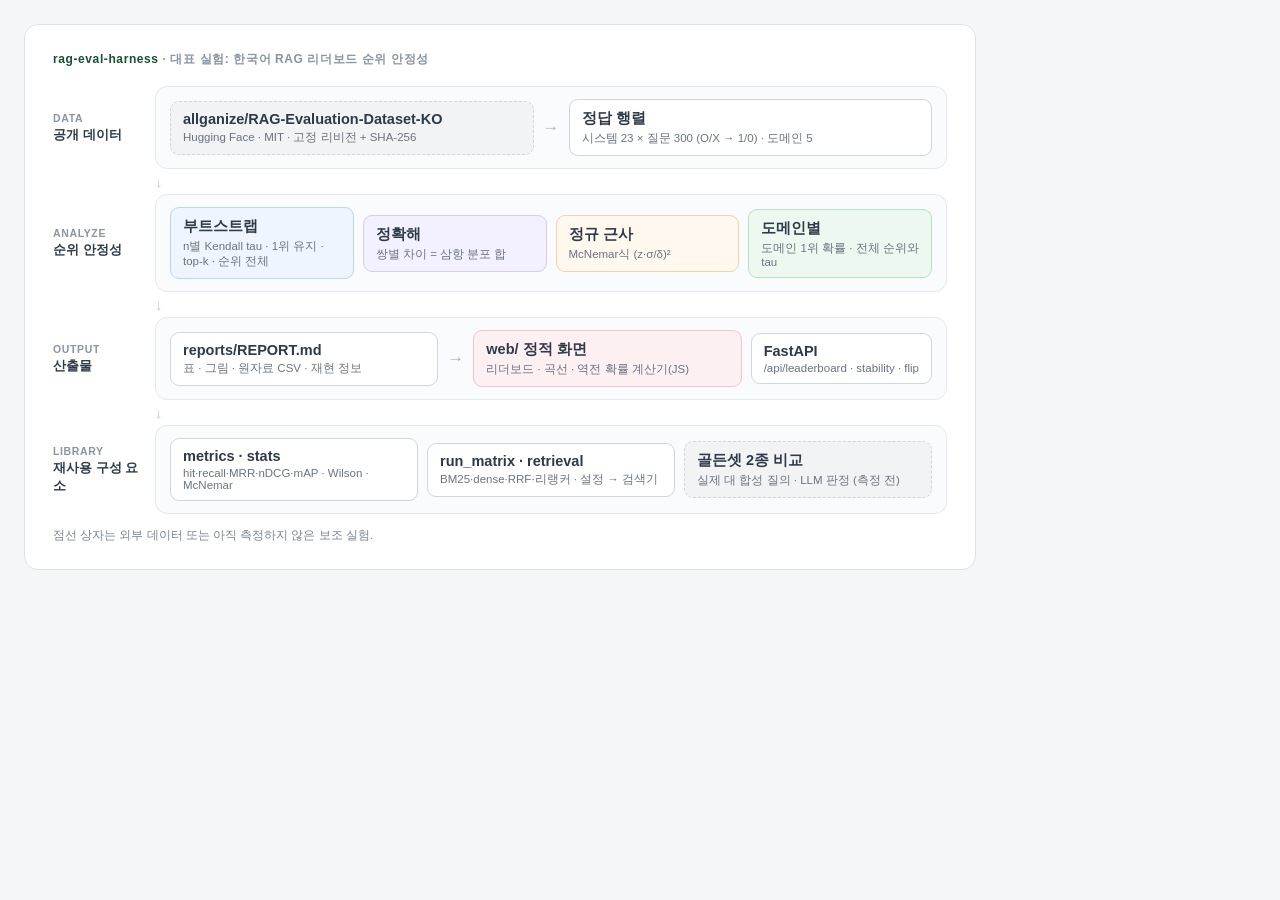
<file: docs/diagrams/architecture.html>
<!doctype html><html lang="ko"><head><meta charset="utf-8"><title>rag-eval-harness · 아키텍처</title><style>
*{margin:0;padding:0;box-sizing:border-box}
html,body{background:#f4f6f8}
body{font-family:"Apple SD Gothic Neo","Noto Sans KR",-apple-system,sans-serif;-webkit-font-smoothing:antialiased;padding:24px}
.d{width:952px;background:#fff;border:1px solid #dfe3e8;border-radius:14px;padding:26px 28px}
.t{font-size:12px;font-weight:800;color:#8a94a3;letter-spacing:.05em;margin-bottom:18px}
.t b{color:#14532d}
.row{display:flex;gap:14px;align-items:stretch}
.lab{flex:0 0 88px;display:flex;flex-direction:column;justify-content:center}
.lab .en{font-size:10.5px;font-weight:800;color:#8a94a3;letter-spacing:.06em}
.lab .ko{font-size:13px;font-weight:700;color:#2f3a48;margin-top:2px}
.lane{flex:1;display:flex;align-items:center;gap:9px;border:1.5px solid #e5e9ee;border-radius:12px;background:#fafbfc;padding:12px 14px}
.box{background:#fff;border:1.5px solid #cfd6df;border-radius:9px;padding:9px 12px;color:#2f3a48}
.box .n{font-size:14.5px;font-weight:800}
.box .s{font-size:11.5px;color:#6b7480;margin-top:3px}
.g{flex:1}
.ar{color:#a9b2bd;font-size:17px}
.down{color:#c5ccd5;font-size:15px;padding:4px 0 4px 102px}
.lex{background:#fff8ee;border-color:#f3d3a6}
.den{background:#eef5ff;border-color:#bcd4f6}
.hyb{background:#f3f0ff;border-color:#d6ccf7}
.rr{background:#fdf0f3;border-color:#f2c4cf}
.ev{background:#ecf8f0;border-color:#b6e0c3}
.ext{background:#f1f3f5;border-style:dashed}
.note{font-size:11.5px;color:#7a8390;margin-top:14px}
</style></head><body><div class="d">
<div class="t"><b>rag-eval-harness</b> · 대표 실험: 한국어 RAG 리더보드 순위 안정성</div>
<div class="row"><div class="lab"><div class="en">DATA</div><div class="ko">공개 데이터</div></div>
<div class="lane"><div class="box ext g"><div class="n">allganize/RAG-Evaluation-Dataset-KO</div><div class="s">Hugging Face · MIT · 고정 리비전 + SHA-256</div></div><span class="ar">→</span>
<div class="box g"><div class="n">정답 행렬</div><div class="s">시스템 23 × 질문 300 (O/X → 1/0) · 도메인 5</div></div></div></div>
<div class="down">↓</div>
<div class="row"><div class="lab"><div class="en">ANALYZE</div><div class="ko">순위 안정성</div></div>
<div class="lane"><div class="box den g"><div class="n">부트스트랩</div><div class="s">n별 Kendall tau · 1위 유지 · top-k · 순위 전체</div></div>
<div class="box hyb g"><div class="n">정확해</div><div class="s">쌍별 차이 = 삼항 분포 합</div></div>
<div class="box lex g"><div class="n">정규 근사</div><div class="s">McNemar식 (z·σ/δ)²</div></div>
<div class="box ev g"><div class="n">도메인별</div><div class="s">도메인 1위 확률 · 전체 순위와 tau</div></div></div></div>
<div class="down">↓</div>
<div class="row"><div class="lab"><div class="en">OUTPUT</div><div class="ko">산출물</div></div>
<div class="lane"><div class="box g"><div class="n">reports/REPORT.md</div><div class="s">표 · 그림 · 원자료 CSV · 재현 정보</div></div><span class="ar">→</span>
<div class="box rr g"><div class="n">web/ 정적 화면</div><div class="s">리더보드 · 곡선 · 역전 확률 계산기(JS)</div></div>
<div class="box"><div class="n">FastAPI</div><div class="s">/api/leaderboard · stability · flip</div></div></div></div>
<div class="down">↓</div>
<div class="row"><div class="lab"><div class="en">LIBRARY</div><div class="ko">재사용 구성 요소</div></div>
<div class="lane"><div class="box g"><div class="n">metrics · stats</div><div class="s">hit·recall·MRR·nDCG·mAP · Wilson · McNemar</div></div>
<div class="box g"><div class="n">run_matrix · retrieval</div><div class="s">BM25·dense·RRF·리랭커 · 설정 → 검색기</div></div>
<div class="box ext g"><div class="n">골든셋 2종 비교</div><div class="s">실제 대 합성 질의 · LLM 판정 (측정 전)</div></div></div></div>
<div class="note">점선 상자는 외부 데이터 또는 아직 측정하지 않은 보조 실험.</div>
</div></body></html>
</file>
